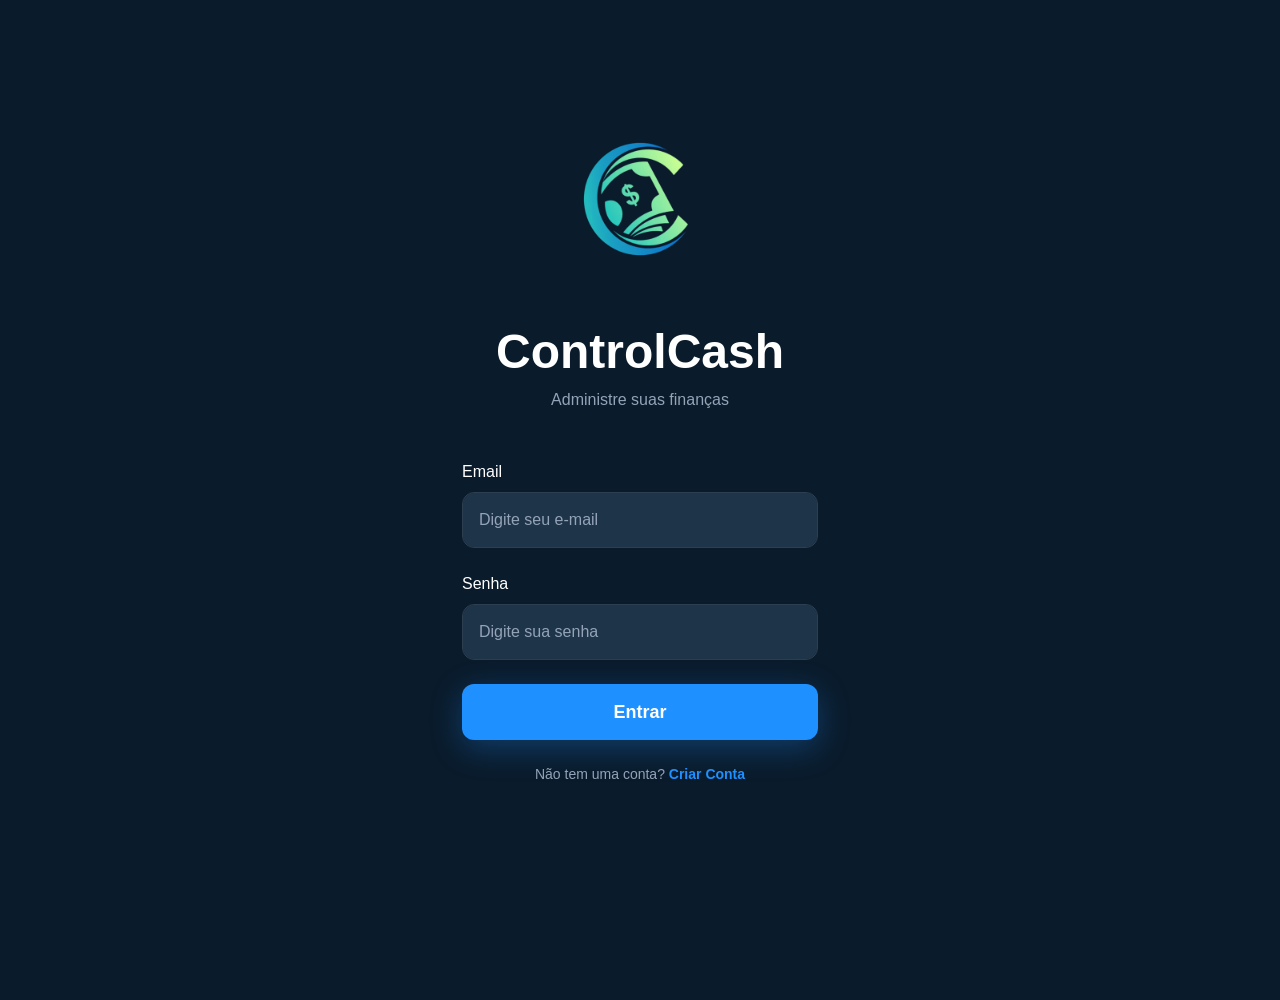
<file: index.html>
<!DOCTYPE html>
<html lang="pt-BR">
<head>
    <meta charset="UTF-8">
    <meta name="viewport" content="width=device-width, initial-scale=1.0">
    <title>ControlCash - Login</title>
    <link rel="icon" href="../images/ControlCash_logo.png" type="image/png">
    <link href="https://cdn.jsdelivr.net/npm/bootstrap@5.3.0/dist/css/bootstrap.min.css" rel="stylesheet">
    <link rel="stylesheet" href="https://cdn.jsdelivr.net/npm/bootstrap-icons@1.11.0/font/bootstrap-icons.css">
    <link rel="stylesheet" href="../css/style.css">
</head>
<body>
    <div class="container">
        <div class="row justify-content-center align-items-center" style="min-height: 100vh;">
            <div class="col-12 col-md-6 col-lg-4">
                <div class="text-center mb-5">
                    <div class="logo-container mb-4">
                        <img src="images/ControlCash_logo.png" alt="Logo ControlCash" class="logo-image">
                    </div>
                    <h1 class="display-5 fw-bold mb-2">ControlCash</h1>
                    <p class="text-muted-custom">Administre suas finanças</p>
                </div>

                <form onsubmit="handleLogin(event)">
                    <div class="mb-4">
                        <label for="email" class="form-label">Email</label>
                        <input 
                            type="email" 
                            class="form-control form-control-custom" 
                            id="email" 
                            placeholder="Digite seu e-mail"
                            required
                        >
                    </div>

                    <div class="mb-4">
                        <label for="password" class="form-label">Senha</label>
                        <input 
                            type="password" 
                            class="form-control form-control-custom" 
                            id="password" 
                            placeholder="Digite sua senha"
                            required
                        >
                    </div>

                    <button type="submit" class="btn btn-primary-custom w-100 mb-4">
                        Entrar
                    </button>
                </form>

                <div class="text-center">
                    <p class="text-muted-custom small">
                        Não tem uma conta? 
                        <a href="pages/cadastro.html" class="text-decoration-none fw-semibold" style="color: var(--blue-primary);">Criar Conta</a>
                    </p>
                </div>
            </div>
        </div>
    </div>

    <script src="https://cdn.jsdelivr.net/npm/bootstrap@5.3.0/dist/js/bootstrap.bundle.min.js"></script>
    <script src="../js/script.js"></script>
</body>
</html>
</file>
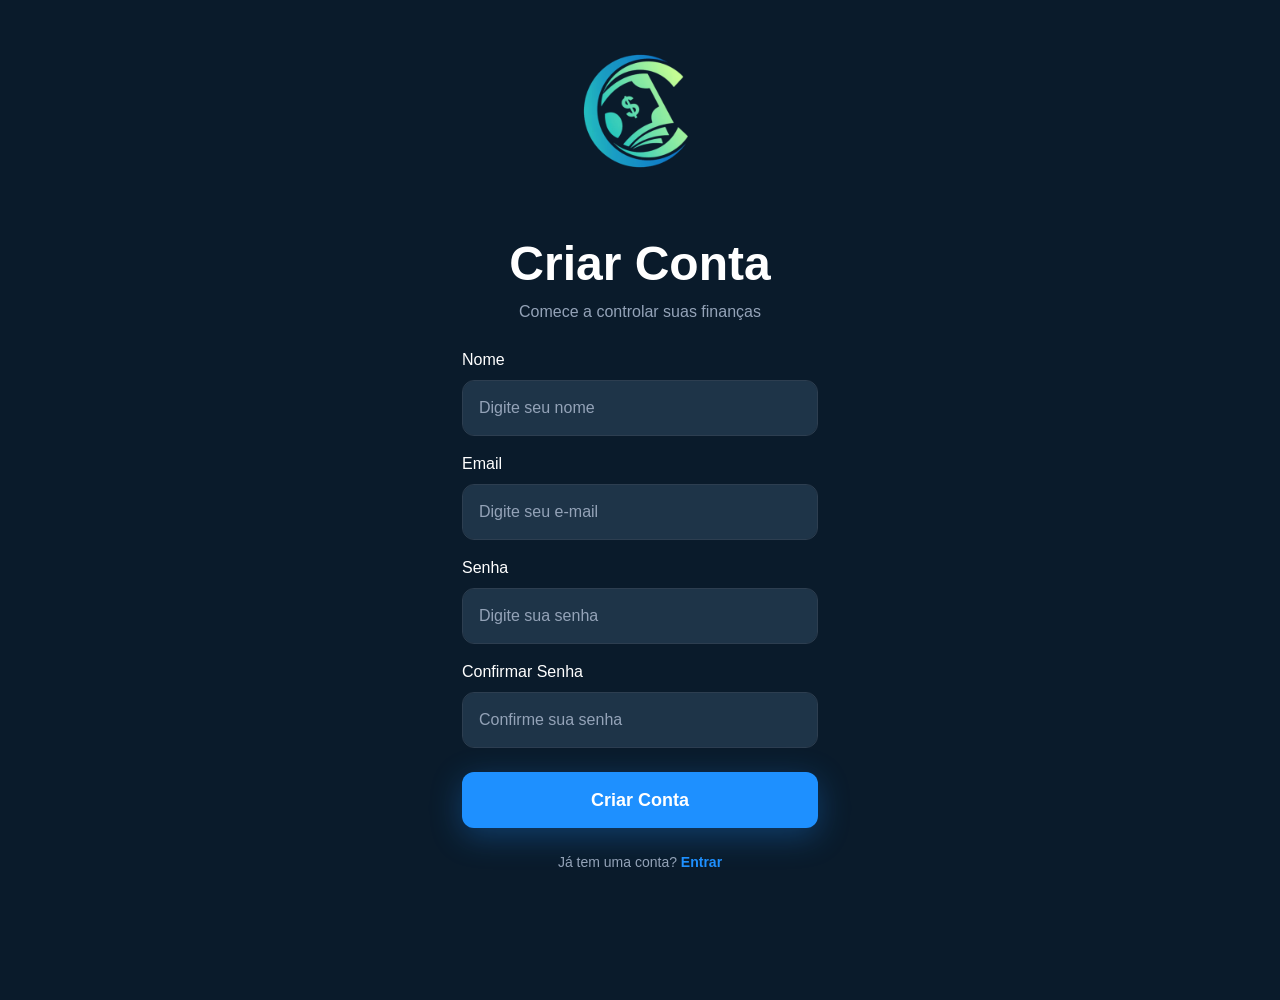
<file: pages/cadastro.html>
<!DOCTYPE html>
<html lang="pt-BR">
<head>
    <meta charset="UTF-8">
    <meta name="viewport" content="width=device-width, initial-scale=1.0">
    <title>ControlCash - Criar Conta</title>
    <link rel="icon" href="../images/ControlCash_logo.png" type="image/png">
    <link href="https://cdn.jsdelivr.net/npm/bootstrap@5.3.0/dist/css/bootstrap.min.css" rel="stylesheet">
    <link rel="stylesheet" href="https://cdn.jsdelivr.net/npm/bootstrap-icons@1.11.0/font/bootstrap-icons.css">
    <link rel="stylesheet" href="../css/style.css">
</head>
<body>
    <div class="container">
        <div class="row justify-content-center align-items-center" style="min-height: 100vh;">
            <div class="col-12 col-md-6 col-lg-4">
                <div class="text-center mb-4">
                    <div class="logo-container mb-4">
                        <img src="../images/ControlCash_logo.png" alt="Logo ControlCash" class="logo-image">
                    </div>
                    <h1 class="display-5 fw-bold mb-2">Criar Conta</h1>
                    <p class="text-muted-custom">Comece a controlar suas finanças</p>
                </div>

                <form onsubmit="handleSignup(event)">
                    <div class="mb-3">
                        <label for="name" class="form-label">Nome</label>
                        <input 
                            type="text" 
                            class="form-control form-control-custom" 
                            id="name" 
                            placeholder="Digite seu nome"
                            required
                        >
                    </div>

                    <div class="mb-3">
                        <label for="email" class="form-label">Email</label>
                        <input 
                            type="email" 
                            class="form-control form-control-custom" 
                            id="email" 
                            placeholder="Digite seu e-mail"
                            required
                        >
                    </div>

                    <div class="mb-3">
                        <label for="password" class="form-label">Senha</label>
                        <input 
                            type="password" 
                            class="form-control form-control-custom" 
                            id="password" 
                            placeholder="Digite sua senha"
                            required
                        >
                    </div>

                    <div class="mb-4">
                        <label for="confirmPassword" class="form-label">Confirmar Senha</label>
                        <input 
                            type="password" 
                            class="form-control form-control-custom" 
                            id="confirmPassword" 
                            placeholder="Confirme sua senha"
                            required
                        >
                    </div>

                    <button type="submit" class="btn btn-primary-custom w-100 mb-4">
                        Criar Conta
                    </button>
                </form>

                <div class="text-center">
                    <p class="text-muted-custom small">
                        Já tem uma conta? 
                        <a href="../index.html" class="text-decoration-none fw-semibold" style="color: var(--blue-primary);">Entrar</a>
                    </p>
                </div>
            </div>
        </div>
    </div>

    <script src="https://cdn.jsdelivr.net/npm/bootstrap@5.3.0/dist/js/bootstrap.bundle.min.js"></script>
    <script src="../js/script.js"></script>
</body>
</html>
</file>
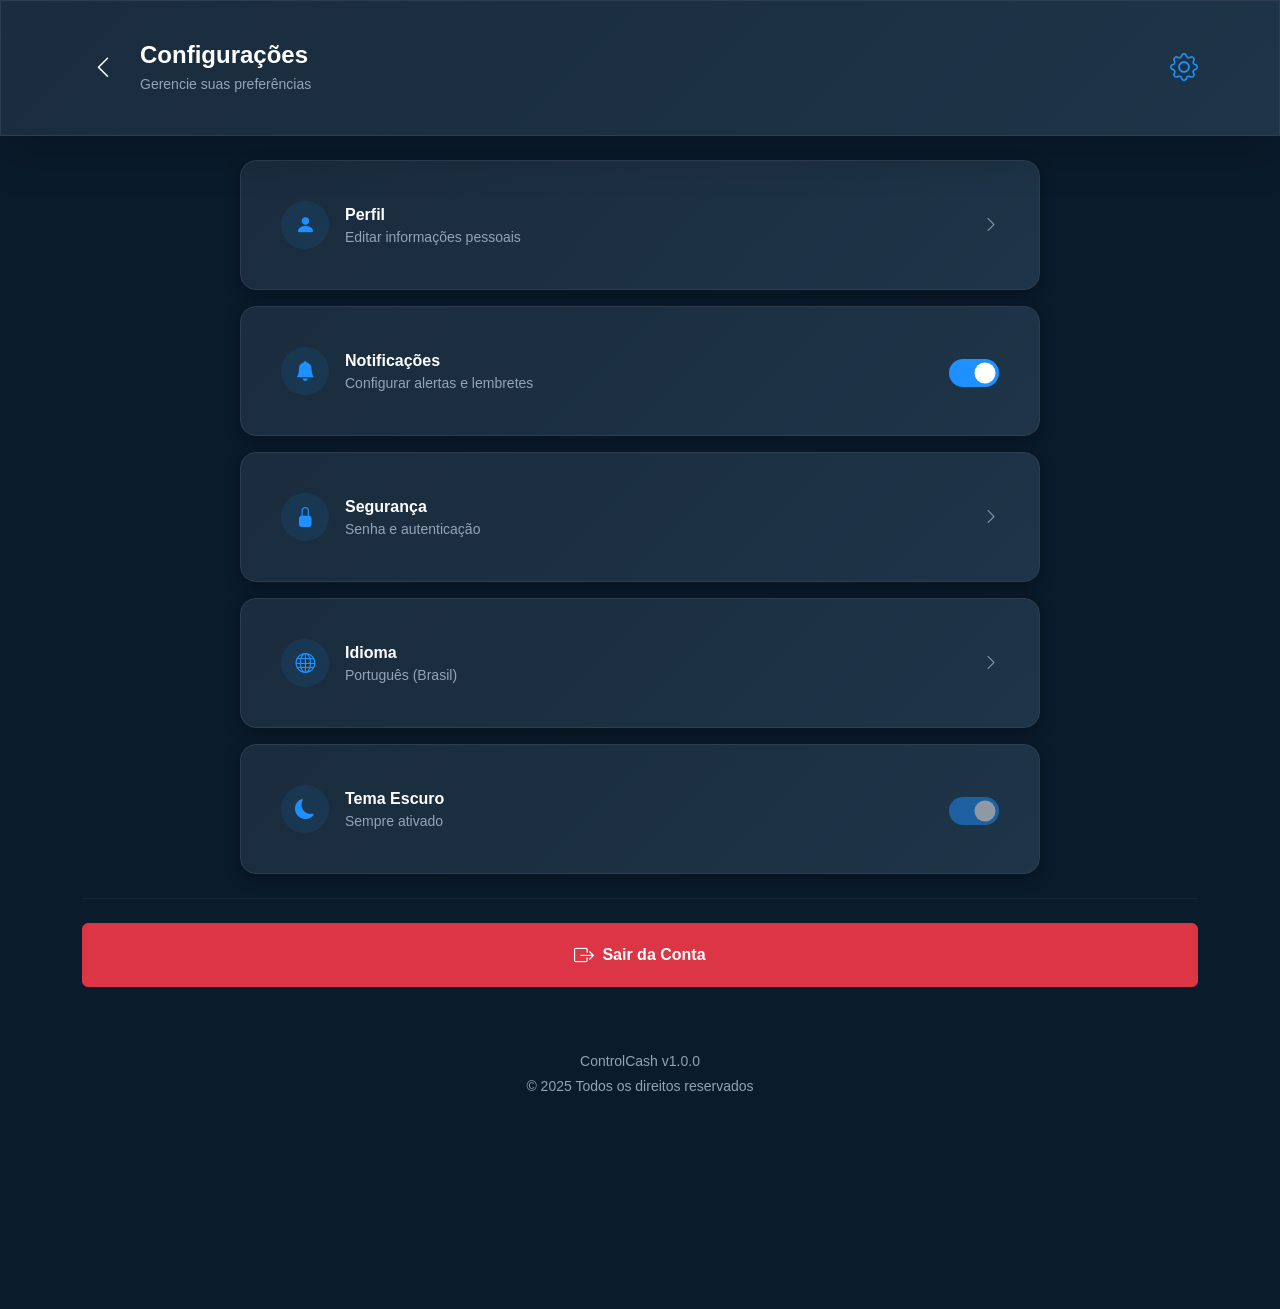
<file: pages/configuracoes.html>
<!DOCTYPE html>
<html lang="pt-BR">
<head>
    <meta charset="UTF-8">
    <meta name="viewport" content="width=device-width, initial-scale=1.0">
    <title>ControlCash - Configurações</title>
    <link rel="icon" href="../images/ControlCash_logo.png" type="image/png">
    <link href="https://cdn.jsdelivr.net/npm/bootstrap@5.3.0/dist/css/bootstrap.min.css" rel="stylesheet">
    <link rel="stylesheet" href="https://cdn.jsdelivr.net/npm/bootstrap-icons@1.11.0/font/bootstrap-icons.css">
    <link rel="stylesheet" href="../css/style.css">
</head>
<body>
    <!-- Header -->
    <header class="card-custom shadow-lg mb-0 sticky-top" style="border-radius: 0;">
        <div class="container py-3">
            <div class="d-flex align-items-center justify-content-between">
                <div class="d-flex align-items-center gap-3">
                    <a href="dashboard.html" class="btn btn-link text-decoration-none p-2" style="color: var(--text-primary);">
                        <i class="bi bi-chevron-left fs-4"></i>
                    </a>
                    <div>
                        <h1 class="h4 mb-1 fw-bold" style="color: var(--text-primary);">Configurações</h1>
                        <p class="small mb-0 text-muted-custom">Gerencie suas preferências</p>
                    </div>
                </div>
                <i class="bi bi-gear fs-3" style="color: var(--blue-primary);"></i>
            </div>
        </div>
    </header>

    <div class="container py-4 pb-5 mb-5">
        <!-- Opções de Configuração -->
        <div class="settings-list">
            <!-- Perfil -->
            <div class="card-custom mb-3 hover-card" onclick="openProfileModal()">
                <div class="p-3 d-flex align-items-center justify-content-between cursor-pointer">
                    <div class="d-flex align-items-center gap-3 flex-grow-1">
                        <div class="icon-badge" style="background-color: rgba(30, 144, 255, 0.1);">
                            <i class="bi bi-person-fill fs-5" style="color: var(--blue-primary);"></i>
                        </div>
                        <div class="flex-grow-1">
                            <p class="fw-semibold mb-0" style="color: var(--text-primary);">Perfil</p>
                            <p class="small text-muted-custom mb-0">Editar informações pessoais</p>
                        </div>
                    </div>
                    <i class="bi bi-chevron-right text-muted-custom"></i>
                </div>
            </div>

            <!-- Notificações -->
            <div class="card-custom mb-3">
                <div class="p-3 d-flex align-items-center justify-content-between">
                    <div class="d-flex align-items-center gap-3 flex-grow-1">
                        <div class="icon-badge" style="background-color: rgba(30, 144, 255, 0.1);">
                            <i class="bi bi-bell-fill fs-5" style="color: var(--blue-primary);"></i>
                        </div>
                        <div class="flex-grow-1">
                            <p class="fw-semibold mb-0" style="color: var(--text-primary);">Notificações</p>
                            <p class="small text-muted-custom mb-0">Configurar alertas e lembretes</p>
                        </div>
                    </div>
                    <div class="form-check form-switch mb-0">
                        <input class="form-check-input" type="checkbox" role="switch" id="notificationsSwitch" checked>
                    </div>
                </div>
            </div>

            <!-- Segurança -->
            <div class="card-custom mb-3 hover-card" onclick="openSecurityModal()">
                <div class="p-3 d-flex align-items-center justify-content-between cursor-pointer">
                    <div class="d-flex align-items-center gap-3 flex-grow-1">
                        <div class="icon-badge" style="background-color: rgba(30, 144, 255, 0.1);">
                            <i class="bi bi-lock-fill fs-5" style="color: var(--blue-primary);"></i>
                        </div>
                        <div class="flex-grow-1">
                            <p class="fw-semibold mb-0" style="color: var(--text-primary);">Segurança</p>
                            <p class="small text-muted-custom mb-0">Senha e autenticação</p>
                        </div>
                    </div>
                    <i class="bi bi-chevron-right text-muted-custom"></i>
                </div>
            </div>

            <!-- Idioma -->
            <div class="card-custom mb-3 hover-card" onclick="openLanguageModal()">
                <div class="p-3 d-flex align-items-center justify-content-between cursor-pointer">
                    <div class="d-flex align-items-center gap-3 flex-grow-1">
                        <div class="icon-badge" style="background-color: rgba(30, 144, 255, 0.1);">
                            <i class="bi bi-globe fs-5" style="color: var(--blue-primary);"></i>
                        </div>
                        <div class="flex-grow-1">
                            <p class="fw-semibold mb-0" style="color: var(--text-primary);">Idioma</p>
                            <p class="small text-muted-custom mb-0">Português (Brasil)</p>
                        </div>
                    </div>
                    <i class="bi bi-chevron-right text-muted-custom"></i>
                </div>
            </div>

            <!-- Tema Escuro -->
            <div class="card-custom mb-3">
                <div class="p-3 d-flex align-items-center justify-content-between">
                    <div class="d-flex align-items-center gap-3 flex-grow-1">
                        <div class="icon-badge" style="background-color: rgba(30, 144, 255, 0.1);">
                            <i class="bi bi-moon-fill fs-5" style="color: var(--blue-primary);"></i>
                        </div>
                        <div class="flex-grow-1">
                            <p class="fw-semibold mb-0" style="color: var(--text-primary);">Tema Escuro</p>
                            <p class="small text-muted-custom mb-0">Sempre ativado</p>
                        </div>
                    </div>
                    <div class="form-check form-switch mb-0">
                        <input class="form-check-input" type="checkbox" role="switch" id="darkModeSwitch" checked disabled>
                    </div>
                </div>
            </div>
        </div>

        <!-- Separador -->
        <hr class="my-4" style="border-color: var(--border-color); opacity: 0.3;">

        <!-- Botão de Logout -->
        <button class="btn btn-danger w-100 py-3 d-flex align-items-center justify-content-center gap-2" onclick="handleLogout()">
            <i class="bi bi-box-arrow-right fs-5"></i>
            <span class="fw-semibold">Sair da Conta</span>
        </button>

        <!-- Info da App -->
        <div class="text-center mt-5 pt-3">
            <p class="small text-muted-custom mb-1">ControlCash v1.0.0</p>
            <p class="small text-muted-custom">© 2025 Todos os direitos reservados</p>
        </div>
    </div>

    <!-- Modal Perfil -->
    <div class="modal fade" id="profileModal" tabindex="-1">
        <div class="modal-dialog">
            <div class="modal-content">
                <div class="modal-header">
                    <h5 class="modal-title">Editar Perfil</h5>
                    <button type="button" class="btn-close btn-close-white" data-bs-dismiss="modal"></button>
                </div>
                <div class="modal-body">
                    <div class="mb-3">
                        <label for="profileName" class="form-label">Nome</label>
                        <input type="text" class="form-control form-control-custom" id="profileName">
                    </div>
                    <div class="mb-3">
                        <label for="profileEmail" class="form-label">Email</label>
                        <input type="email" class="form-control form-control-custom" id="profileEmail">
                    </div>
                </div>
                <div class="modal-footer">
                    <button type="button" class="btn btn-outline-secondary-custom" data-bs-dismiss="modal">Cancelar</button>
                    <button type="button" class="btn btn-primary-custom" onclick="saveProfile()">Salvar</button>
                </div>
            </div>
        </div>
    </div>

    <!-- Modal Segurança -->
    <div class="modal fade" id="securityModal" tabindex="-1">
        <div class="modal-dialog">
            <div class="modal-content">
                <div class="modal-header">
                    <h5 class="modal-title">Alterar Senha</h5>
                    <button type="button" class="btn-close btn-close-white" data-bs-dismiss="modal"></button>
                </div>
                <div class="modal-body">
                    <div class="mb-3">
                        <label for="currentPassword" class="form-label">Senha Atual</label>
                        <input type="password" class="form-control form-control-custom" id="currentPassword">
                    </div>
                    <div class="mb-3">
                        <label for="newPassword" class="form-label">Nova Senha</label>
                        <input type="password" class="form-control form-control-custom" id="newPassword">
                    </div>
                    <div class="mb-3">
                        <label for="confirmPassword" class="form-label">Confirmar Nova Senha</label>
                        <input type="password" class="form-control form-control-custom" id="confirmPassword">
                    </div>
                </div>
                <div class="modal-footer">
                    <button type="button" class="btn btn-outline-secondary-custom" data-bs-dismiss="modal">Cancelar</button>
                    <button type="button" class="btn btn-primary-custom" onclick="savePassword()">Alterar Senha</button>
                </div>
            </div>
        </div>
    </div>

    <!-- Modal Idioma -->
    <div class="modal fade" id="languageModal" tabindex="-1">
        <div class="modal-dialog">
            <div class="modal-content">
                <div class="modal-header">
                    <h5 class="modal-title">Selecionar Idioma</h5>
                    <button type="button" class="btn-close btn-close-white" data-bs-dismiss="modal"></button>
                </div>
                <div class="modal-body">
                    <div class="mb-3">
                        <label for="languageSelect" class="form-label">Idioma</label>
                        <select class="form-select form-select-custom" id="languageSelect">
                            <option value="pt-BR">Português (Brasil)</option>
                            <option value="en-US">English (US)</option>
                            <option value="es-ES">Español</option>
                        </select>
                    </div>
                </div>
                <div class="modal-footer">
                    <button type="button" class="btn btn-outline-secondary-custom" data-bs-dismiss="modal">Cancelar</button>
                    <button type="button" class="btn btn-primary-custom" onclick="saveLanguage()">Salvar</button>
                </div>
            </div>
        </div>
    </div>

    <script src="https://cdn.jsdelivr.net/npm/bootstrap@5.3.0/dist/js/bootstrap.bundle.min.js"></script>
    <script src="../js/script.js"></script>
    
    <script>
        // Salvar preferências de notificação
        document.getElementById('notificationsSwitch').addEventListener('change', function(e) {
            const enabled = e.target.checked;
            localStorage.setItem('notificationsEnabled', enabled);
            showToast(enabled ? 'Notificações ativadas' : 'Notificações desativadas', 'success');
        });

        // Carregar preferência salva
        const notificationsEnabled = localStorage.getItem('notificationsEnabled');
        if (notificationsEnabled !== null) {
            document.getElementById('notificationsSwitch').checked = notificationsEnabled === 'true';
        }
    </script>
</body>
</html>
</file>
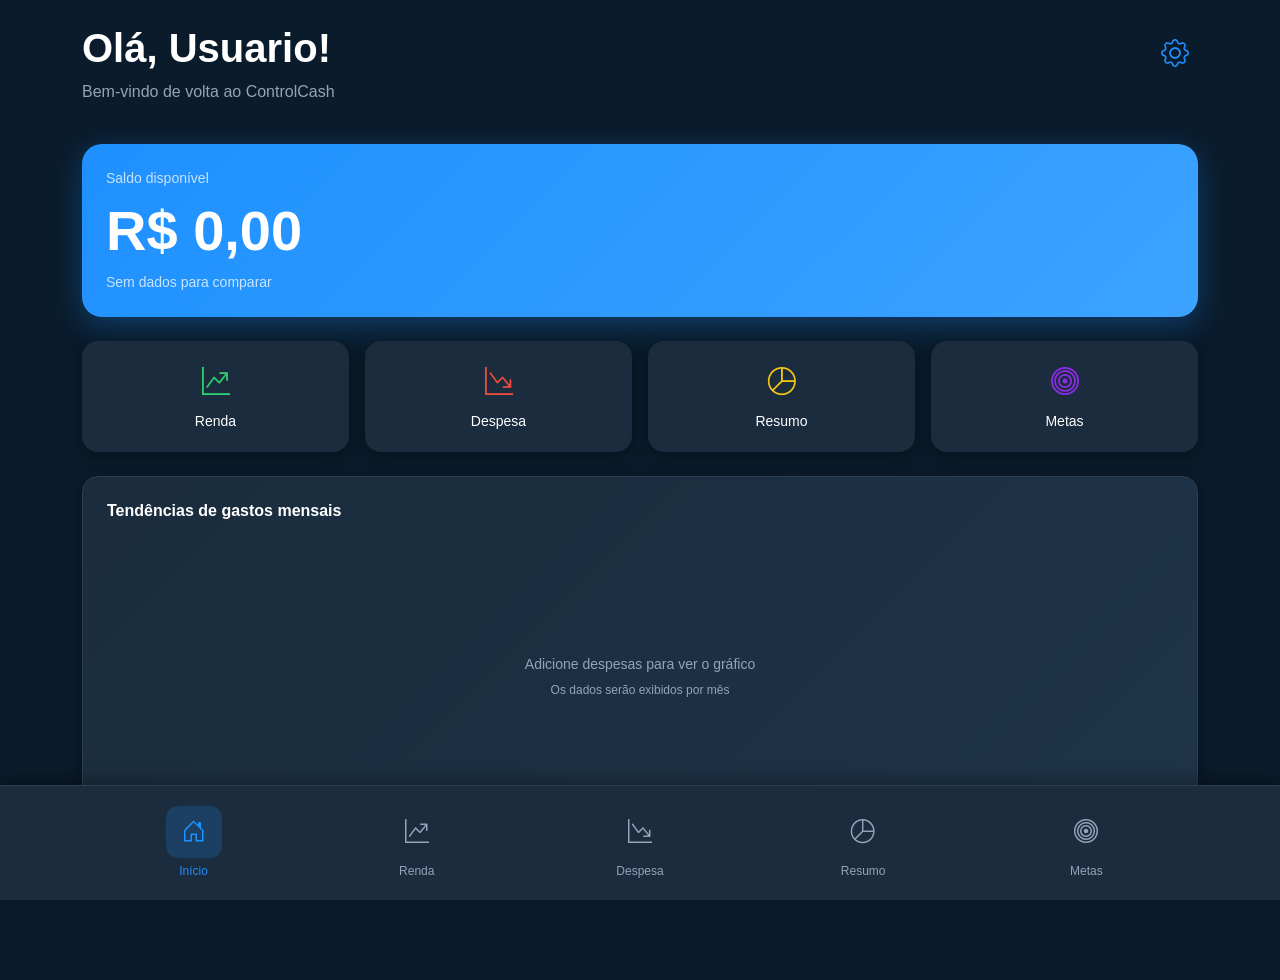
<file: pages/dashboard.html>
<!DOCTYPE html>
<html lang="pt-BR">
<head>
    <meta charset="UTF-8">
    <meta name="viewport" content="width=device-width, initial-scale=1.0">
    <title>ControlCash - Início</title>
    <link rel="icon" href="../images/ControlCash_logo.png" type="image/png">
    <link href="https://cdn.jsdelivr.net/npm/bootstrap@5.3.0/dist/css/bootstrap.min.css" rel="stylesheet">
    <link rel="stylesheet" href="https://cdn.jsdelivr.net/npm/bootstrap-icons@1.11.0/font/bootstrap-icons.css">
    <link rel="stylesheet" href="../css/style.css">
</head>
<body>
    <div class="container py-4">
        <!-- Cabeçalho -->
        <div class="mb-4 d-flex justify-content-between align-items-start">
            <div>
                <h1 class="display-6 fw-bold">Olá, <span id="userName">Usuario</span>!</h1>
                <p class="text-muted-custom">Bem-vindo de volta ao ControlCash</p>
            </div>
            <a href="configuracoes.html" class="btn btn-link text-decoration-none p-2" style="color: var(--blue-primary);">
                <i class="bi bi-gear fs-3"></i>
            </a>
        </div>

        <!-- Card de Saldo -->
        <div class="card-balance mb-4">
            <p class="mb-2 opacity-75 small">Saldo disponível</p>
            <h2 class="display-4 fw-bold mb-2" id="balance">R$ 0,00</h2>
            <p class="mb-0 opacity-75 small" id="balanceChange">Calculando...</p>
        </div>

        <!-- Ações Rápidas -->
        <div class="row g-3 mb-4">
            <div class="col-3">
                <a href="renda.html" class="quick-action income">
                    <i class="bi bi-graph-up-arrow"></i>
                    <div class="small fw-medium mt-2" style="color: var(--text-primary);">Renda</div>
                </a>
            </div>
            <div class="col-3">
                <a href="despesa.html" class="quick-action expense">
                    <i class="bi bi-graph-down-arrow"></i>
                    <div class="small fw-medium mt-2" style="color: var(--text-primary);">Despesa</div>
                </a>
            </div>
            <div class="col-3">
                <a href="resumo.html" class="quick-action summary">
                    <i class="bi bi-pie-chart"></i>
                    <div class="small fw-medium mt-2" style="color: var(--text-primary);">Resumo</div>
                </a>
            </div>
            <div class="col-3">
                <a href="metas.html" class="quick-action goals">
                    <i class="bi bi-bullseye"></i>
                    <div class="small fw-medium mt-2" style="color: var(--text-primary);">Metas</div>
                </a>
            </div>
        </div>

        <!-- Gráfico -->
        <div class="card-custom">
            <h3 class="h6 h5-md fw-semibold mb-3 mb-md-4">Tendências de gastos mensais</h3>
            <div class="chart-container" style="width: 100%; min-height: 200px;">
                <canvas id="chartCanvas"></canvas>
            </div>
        </div>
    </div>

    <!-- Menu Inferior -->
    <nav class="navbar-bottom">
        <div class="container">
            <div class="row w-100 g-0">
                <div class="col">
                    <a href="dashboard.html" class="nav-link active">
                        <div class="nav-icon-wrapper">
                            <i class="bi bi-house-door"></i>
                        </div>
                        <span>Início</span>
                    </a>
                </div>
                <div class="col">
                    <a href="renda.html" class="nav-link">
                        <div class="nav-icon-wrapper">
                            <i class="bi bi-graph-up-arrow"></i>
                        </div>
                        <span>Renda</span>
                    </a>
                </div>
                <div class="col">
                    <a href="despesa.html" class="nav-link">
                        <div class="nav-icon-wrapper">
                            <i class="bi bi-graph-down-arrow"></i>
                        </div>
                        <span>Despesa</span>
                    </a>
                </div>
                <div class="col">
                    <a href="resumo.html" class="nav-link">
                        <div class="nav-icon-wrapper">
                            <i class="bi bi-pie-chart"></i>
                        </div>
                        <span>Resumo</span>
                    </a>
                </div>
                <div class="col">
                    <a href="metas.html" class="nav-link">
                        <div class="nav-icon-wrapper">
                            <i class="bi bi-bullseye"></i>
                        </div>
                        <span>Metas</span>
                    </a>
                </div>
            </div>
        </div>
    </nav>

    <script src="https://cdn.jsdelivr.net/npm/bootstrap@5.3.0/dist/js/bootstrap.bundle.min.js"></script>
    <script src="../js/script.js"></script>
</body>
</html>
</file>
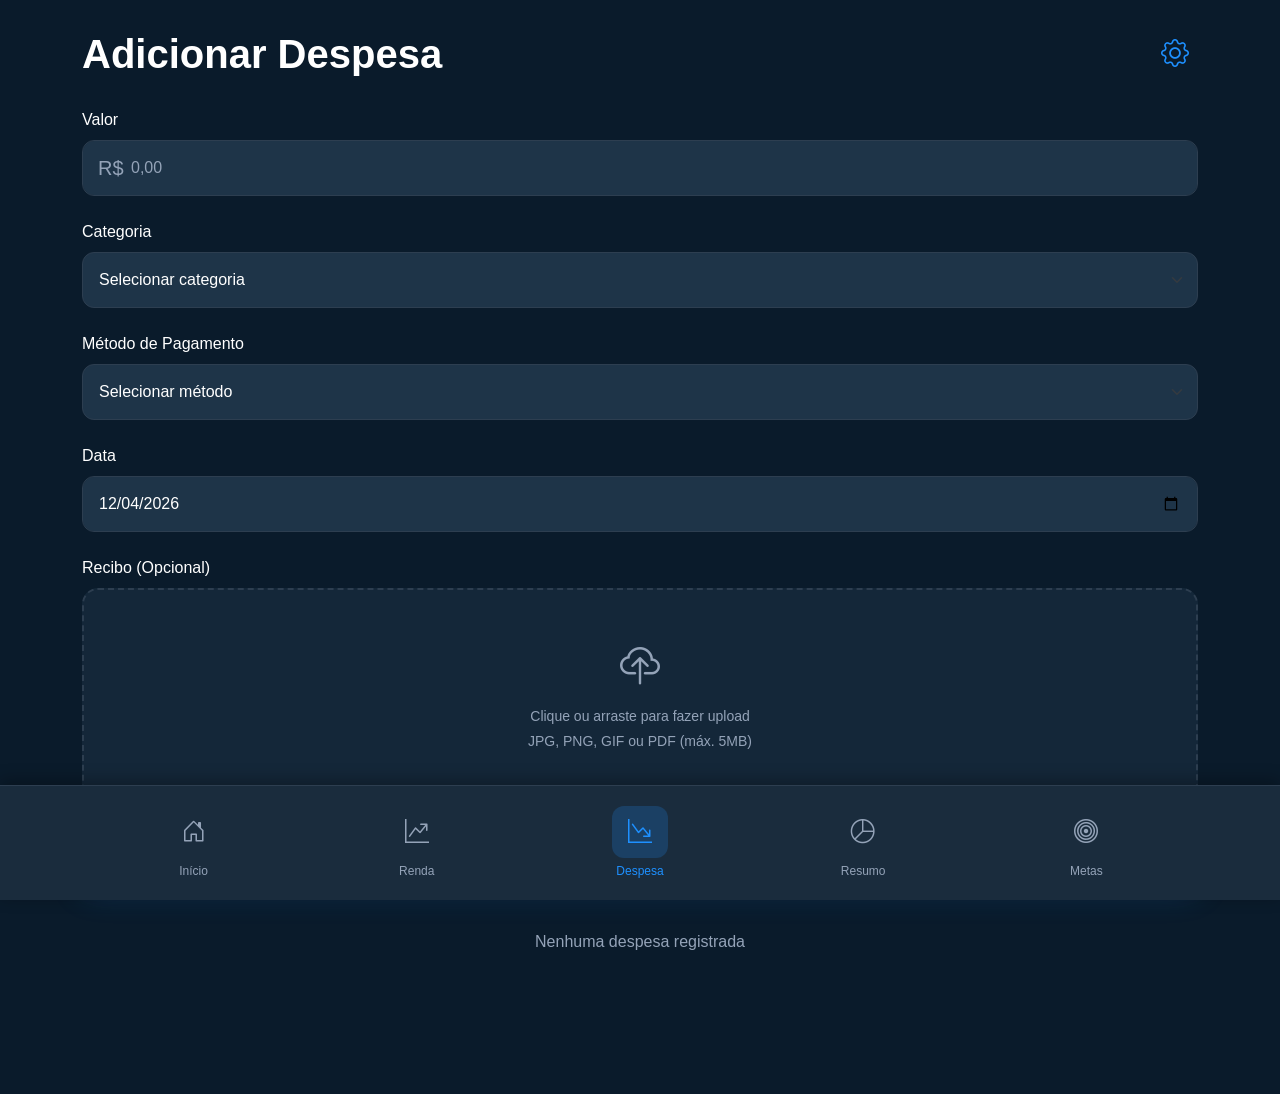
<file: pages/despesa.html>
<!DOCTYPE html>
<html lang="pt-BR">
<head>
    <meta charset="UTF-8">
    <meta name="viewport" content="width=device-width, initial-scale=1.0">
    <title>ControlCash - Adicionar Despesa</title>
    <link rel="icon" href="../images/ControlCash_logo.png" type="image/png">
    <link href="https://cdn.jsdelivr.net/npm/bootstrap@5.3.0/dist/css/bootstrap.min.css" rel="stylesheet">
    <link rel="stylesheet" href="https://cdn.jsdelivr.net/npm/bootstrap-icons@1.11.0/font/bootstrap-icons.css">
    <link rel="stylesheet" href="../css/style.css">
</head>
<body>
    <div class="container py-4">
        <div class="d-flex justify-content-between align-items-center mb-4">
            <h1 class="display-6 fw-bold mb-0">Adicionar Despesa</h1>
            <a href="configuracoes.html" class="btn btn-link text-decoration-none p-2" style="color: var(--blue-primary);">
                <i class="bi bi-gear fs-3"></i>
            </a>
        </div>

        <form onsubmit="handleAddExpense(event)">
            <div class="mb-4">
                <label for="expenseValue" class="form-label">Valor</label>
                <div class="position-relative">
                    <span class="position-absolute top-50 translate-middle-y ms-3 text-muted-custom fs-5">R$</span>
                    <input 
                        type="number" 
                        class="form-control form-control-custom ps-5" 
                        id="expenseValue" 
                        placeholder="0,00"
                        step="0.01"
                        required
                    >
                </div>
            </div>

            <div class="mb-4">
                <label for="expenseCategory" class="form-label">Categoria</label>
                <select class="form-select form-select-custom" id="expenseCategory" required>
                    <option value="">Selecionar categoria</option>
                    <option value="Comida">Comida</option>
                    <option value="Transporte">Transporte</option>
                    <option value="Moradia">Moradia</option>
                    <option value="Entretenimento">Entretenimento</option>
                    <option value="Saúde">Saúde</option>
                    <option value="Outros">Outros</option>
                </select>
            </div>

            <div class="mb-4">
                <label for="expensePayment" class="form-label">Método de Pagamento</label>
                <select class="form-select form-select-custom" id="expensePayment" required>
                    <option value="">Selecionar método</option>
                    <option value="Cartão de Crédito">Cartão de Crédito</option>
                    <option value="Dinheiro">Dinheiro</option>
                    <option value="Débito">Débito</option>
                    <option value="Pix">Pix</option>
                    <option value="Transferência">Transferência</option>
                </select>
            </div>

            <div class="mb-4">
                <label for="expenseDate" class="form-label">Data</label>
                <input 
                    type="date" 
                    class="form-control form-control-custom" 
                    id="expenseDate" 
                    required
                >
            </div>

            <div class="mb-4">
                <label class="form-label">Recibo (Opcional)</label>
                <input type="file" id="receiptInput" accept="image/*,.pdf" style="display: none;">
                <div class="upload-area" id="receiptUploadArea">
                    <i class="bi bi-cloud-upload fs-1 text-muted-custom"></i>
                    <p class="text-muted-custom small mt-2 mb-1">Clique ou arraste para fazer upload</p>
                    <p class="text-muted-custom small mb-0">JPG, PNG, GIF ou PDF (máx. 5MB)</p>
                </div>
                <div id="receiptPreview" style="display: none;"></div>
            </div>

            <button type="submit" class="btn btn-primary-custom w-100 mb-4">
                Adicionar Despesa
            </button>
        </form>

        <!-- Histórico de Despesas -->
        <div id="expenseHistory" class="mt-4"></div>
    </div>

    <!-- Modal Editar Despesa -->
    <div class="modal fade" id="editExpenseModal" tabindex="-1">
        <div class="modal-dialog">
            <div class="modal-content">
                <div class="modal-header">
                    <h5 class="modal-title">Editar Despesa</h5>
                    <button type="button" class="btn-close btn-close-white" data-bs-dismiss="modal"></button>
                </div>
                <div class="modal-body">
                    <input type="hidden" id="editExpenseId">
                    <div class="mb-3">
                        <label for="editExpenseValue" class="form-label">Valor</label>
                        <div class="position-relative">
                            <span class="position-absolute top-50 translate-middle-y ms-3 text-muted-custom">R$</span>
                            <input type="number" step="0.01" class="form-control form-control-custom ps-5" id="editExpenseValue">
                        </div>
                    </div>
                    <div class="mb-3">
                        <label for="editExpenseCategory" class="form-label">Categoria</label>
                        <select class="form-select form-select-custom" id="editExpenseCategory">
                            <option value="Comida">Comida</option>
                            <option value="Transporte">Transporte</option>
                            <option value="Moradia">Moradia</option>
                            <option value="Entretenimento">Entretenimento</option>
                            <option value="Saúde">Saúde</option>
                            <option value="Outros">Outros</option>
                        </select>
                    </div>
                    <div class="mb-3">
                        <label for="editExpensePayment" class="form-label">Método de Pagamento</label>
                        <select class="form-select form-select-custom" id="editExpensePayment">
                            <option value="Cartão de Crédito">Cartão de Crédito</option>
                            <option value="Dinheiro">Dinheiro</option>
                            <option value="Débito">Débito</option>
                            <option value="Pix">Pix</option>
                            <option value="Transferência">Transferência</option>
                        </select>
                    </div>
                    <div class="mb-3">
                        <label for="editExpenseDate" class="form-label">Data</label>
                        <input type="date" class="form-control form-control-custom" id="editExpenseDate">
                    </div>
                </div>
                <div class="modal-footer">
                    <button type="button" class="btn btn-outline-secondary-custom" data-bs-dismiss="modal">Cancelar</button>
                    <button type="button" class="btn btn-primary-custom" onclick="saveEditExpense()">Salvar</button>
                </div>
            </div>
        </div>
    </div>

    <!-- Menu Inferior -->
    <nav class="navbar-bottom">
        <div class="container">
            <div class="row w-100 g-0">
                <div class="col">
                    <a href="dashboard.html" class="nav-link active">
                        <div class="nav-icon-wrapper">
                            <i class="bi bi-house-door"></i>
                        </div>
                        <span>Início</span>
                    </a>
                </div>
                <div class="col">
                    <a href="renda.html" class="nav-link">
                        <div class="nav-icon-wrapper">
                            <i class="bi bi-graph-up-arrow"></i>
                        </div>
                        <span>Renda</span>
                    </a>
                </div>
                <div class="col">
                    <a href="despesa.html" class="nav-link">
                        <div class="nav-icon-wrapper">
                            <i class="bi bi-graph-down-arrow"></i>
                        </div>
                        <span>Despesa</span>
                    </a>
                </div>
                <div class="col">
                    <a href="resumo.html" class="nav-link">
                        <div class="nav-icon-wrapper">
                            <i class="bi bi-pie-chart"></i>
                        </div>
                        <span>Resumo</span>
                    </a>
                </div>
                <div class="col">
                    <a href="metas.html" class="nav-link">
                        <div class="nav-icon-wrapper">
                            <i class="bi bi-bullseye"></i>
                        </div>
                        <span>Metas</span>
                    </a>
                </div>
            </div>
        </div>
    </nav>

    <script src="https://cdn.jsdelivr.net/npm/bootstrap@5.3.0/dist/js/bootstrap.bundle.min.js"></script>
    <script src="../js/script.js"></script>
</body>
</html>
</file>
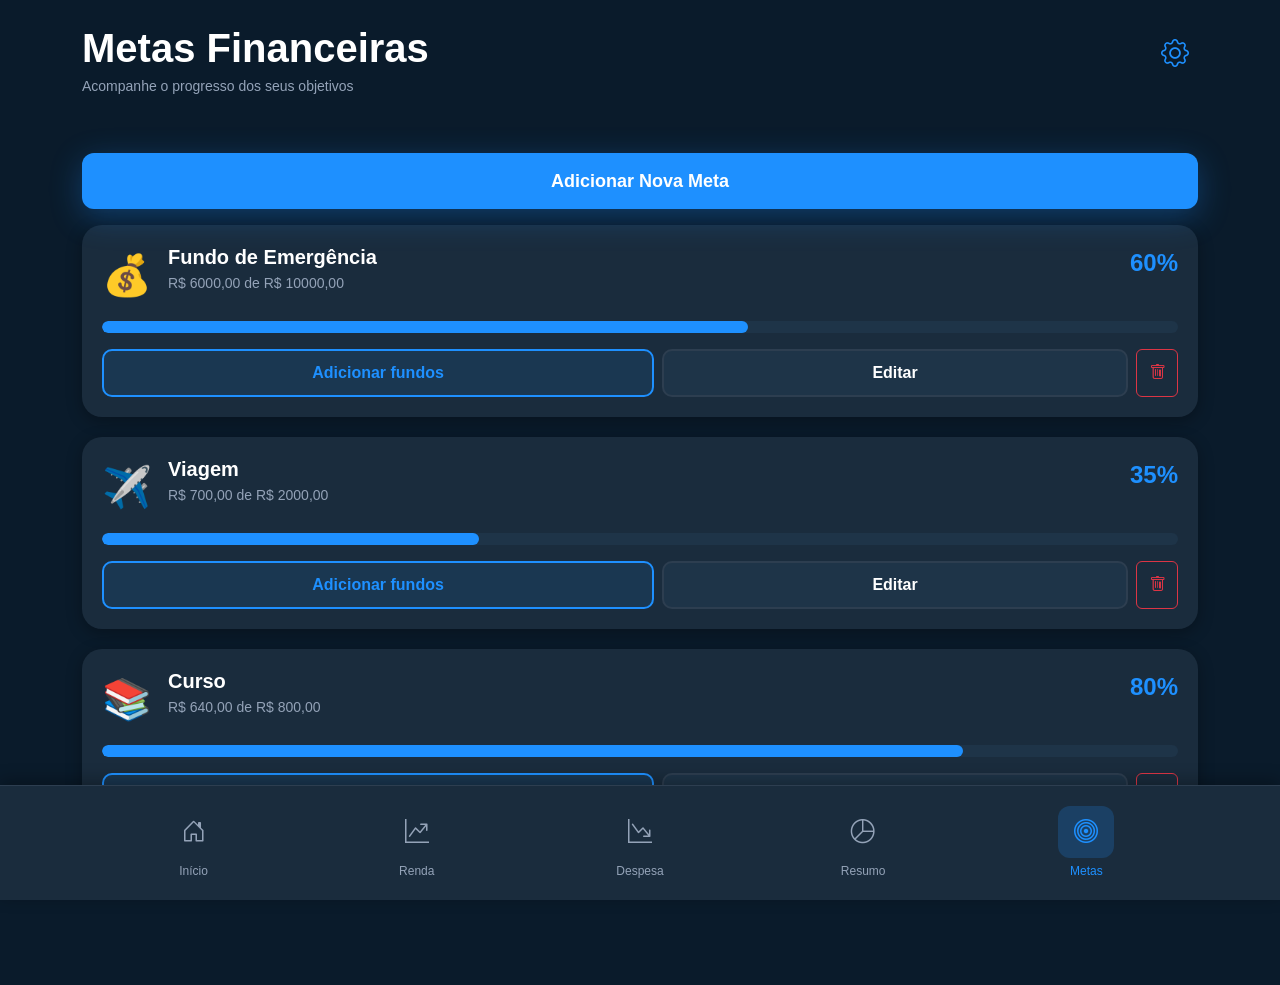
<file: pages/metas.html>
<!DOCTYPE html>
<html lang="pt-BR">
<head>
    <meta charset="UTF-8">
    <meta name="viewport" content="width=device-width, initial-scale=1.0">
    <title>ControlCash - Metas Financeiras</title>
    <link rel="icon" href="../images/ControlCash_logo.png" type="image/png">
    <link href="https://cdn.jsdelivr.net/npm/bootstrap@5.3.0/dist/css/bootstrap.min.css" rel="stylesheet">
    <link rel="stylesheet" href="https://cdn.jsdelivr.net/npm/bootstrap-icons@1.11.0/font/bootstrap-icons.css">
    <link rel="stylesheet" href="../css/style.css">
</head>
<body>
    <div class="container py-4">
        <div class="d-flex justify-content-between align-items-start mb-4">
            <div>
                <h1 class="display-6 fw-bold mb-1">Metas Financeiras</h1>
                <p class="text-muted-custom small">Acompanhe o progresso dos seus objetivos</p>
            </div>
            <a href="configuracoes.html" class="btn btn-link text-decoration-none p-2" style="color: var(--blue-primary);">
                <i class="bi bi-gear fs-3"></i>
            </a>
        </div>

        <button class="btn btn-primary-custom w-100 mt-3" onclick="openAddGoalModal()">
            Adicionar Nova Meta
        </button>

        <!-- Container de Metas -->
        <div id="goalsContainer"></div>

    </div>

    <!-- Modal Adicionar Nova Meta -->
    <div class="modal fade" id="addGoalModal" tabindex="-1">
        <div class="modal-dialog">
            <div class="modal-content">
                <div class="modal-header">
                    <h5 class="modal-title">Adicionar Nova Meta</h5>
                    <button type="button" class="btn-close btn-close-white" data-bs-dismiss="modal"></button>
                </div>
                <div class="modal-body">
                    <div class="mb-3">
                        <label for="newGoalName" class="form-label">Nome da Meta</label>
                        <input type="text" class="form-control form-control-custom" id="newGoalName" placeholder="Ex: Casa Própria">
                    </div>
                    <div class="mb-3">
                        <label for="newGoalTarget" class="form-label">Valor Alvo</label>
                        <div class="position-relative">
                            <span class="position-absolute top-50 translate-middle-y ms-3 text-muted-custom">R$</span>
                            <input type="number" step="0.01" class="form-control form-control-custom ps-5" id="newGoalTarget" placeholder="0,00">
                        </div>
                    </div>
                    <div class="mb-3">
                        <label class="form-label">Escolha um Ícone</label>
                        <input type="hidden" id="newGoalIcon" value="💰">
                        <div id="newGoalEmojiPicker"></div>
                    </div>
                </div>
                <div class="modal-footer">
                    <button type="button" class="btn btn-outline-secondary-custom" data-bs-dismiss="modal">Cancelar</button>
                    <button type="button" class="btn btn-primary-custom" onclick="saveNewGoal()">Adicionar</button>
                </div>
            </div>
        </div>
    </div>

    <!-- Modal Editar Meta -->
    <div class="modal fade" id="editGoalModal" tabindex="-1">
        <div class="modal-dialog">
            <div class="modal-content">
                <div class="modal-header">
                    <h5 class="modal-title">Editar Meta</h5>
                    <button type="button" class="btn-close btn-close-white" data-bs-dismiss="modal"></button>
                </div>
                <div class="modal-body">
                    <input type="hidden" id="editGoalId">
                    <div class="mb-3">
                        <label for="editGoalName" class="form-label">Nome da Meta</label>
                        <input type="text" class="form-control form-control-custom" id="editGoalName">
                    </div>
                    <div class="mb-3">
                        <label for="editGoalCurrent" class="form-label">Valor Atual</label>
                        <div class="position-relative">
                            <span class="position-absolute top-50 translate-middle-y ms-3 text-muted-custom">R$</span>
                            <input type="number" step="0.01" class="form-control form-control-custom ps-5" id="editGoalCurrent">
                        </div>
                    </div>
                    <div class="mb-3">
                        <label for="editGoalTarget" class="form-label">Valor Alvo</label>
                        <div class="position-relative">
                            <span class="position-absolute top-50 translate-middle-y ms-3 text-muted-custom">R$</span>
                            <input type="number" step="0.01" class="form-control form-control-custom ps-5" id="editGoalTarget">
                        </div>
                    </div>
                    <div class="mb-3">
                        <label class="form-label">Escolha um Ícone</label>
                        <input type="hidden" id="editGoalIcon" value="💰">
                        <div id="editGoalEmojiPicker"></div>
                    </div>
                </div>
                <div class="modal-footer">
                    <button type="button" class="btn btn-outline-secondary-custom" data-bs-dismiss="modal">Cancelar</button>
                    <button type="button" class="btn btn-primary-custom" onclick="saveEditGoal()">Salvar</button>
                </div>
            </div>
        </div>
    </div>

    <!-- Modal Adicionar Fundos -->
    <div class="modal fade" id="addFundsModal" tabindex="-1">
        <div class="modal-dialog">
            <div class="modal-content">
                <div class="modal-header">
                    <h5 class="modal-title">Adicionar Fundos</h5>
                    <button type="button" class="btn-close btn-close-white" data-bs-dismiss="modal"></button>
                </div>
                <div class="modal-body">
                    <input type="hidden" id="fundGoalId">
                    <div class="card-custom mb-3" style="background: rgba(30, 144, 255, 0.1);">
                        <p class="text-muted-custom small mb-1">Meta: <span id="fundGoalName"></span></p>
                        <p class="fw-semibold mb-0" id="fundGoalProgress"></p>
                    </div>
                    <div class="mb-3">
                        <label for="fundAmount" class="form-label">Valor a Adicionar</label>
                        <div class="position-relative">
                            <span class="position-absolute top-50 translate-middle-y ms-3 text-muted-custom">R$</span>
                            <input type="number" step="0.01" class="form-control form-control-custom ps-5" id="fundAmount" placeholder="0,00">
                        </div>
                    </div>
                </div>
                <div class="modal-footer">
                    <button type="button" class="btn btn-outline-secondary-custom" data-bs-dismiss="modal">Cancelar</button>
                    <button type="button" class="btn btn-primary-custom" onclick="saveAddFunds()">Adicionar</button>
                </div>
            </div>
        </div>
    </div>

    <!-- Menu Inferior -->
    <nav class="navbar-bottom">
        <div class="container">
            <div class="row w-100 g-0">
                <div class="col">
                    <a href="dashboard.html" class="nav-link active">
                        <div class="nav-icon-wrapper">
                            <i class="bi bi-house-door"></i>
                        </div>
                        <span>Início</span>
                    </a>
                </div>
                <div class="col">
                    <a href="renda.html" class="nav-link">
                        <div class="nav-icon-wrapper">
                            <i class="bi bi-graph-up-arrow"></i>
                        </div>
                        <span>Renda</span>
                    </a>
                </div>
                <div class="col">
                    <a href="despesa.html" class="nav-link">
                        <div class="nav-icon-wrapper">
                            <i class="bi bi-graph-down-arrow"></i>
                        </div>
                        <span>Despesa</span>
                    </a>
                </div>
                <div class="col">
                    <a href="resumo.html" class="nav-link">
                        <div class="nav-icon-wrapper">
                            <i class="bi bi-pie-chart"></i>
                        </div>
                        <span>Resumo</span>
                    </a>
                </div>
                <div class="col">
                    <a href="metas.html" class="nav-link">
                        <div class="nav-icon-wrapper">
                            <i class="bi bi-bullseye"></i>
                        </div>
                        <span>Metas</span>
                    </a>
                </div>
            </div>
        </div>
    </nav>
    
    <script src="https://cdn.jsdelivr.net/npm/bootstrap@5.3.0/dist/js/bootstrap.bundle.min.js"></script>
    <script src="../js/script.js"></script>
</body>
</html>
</file>
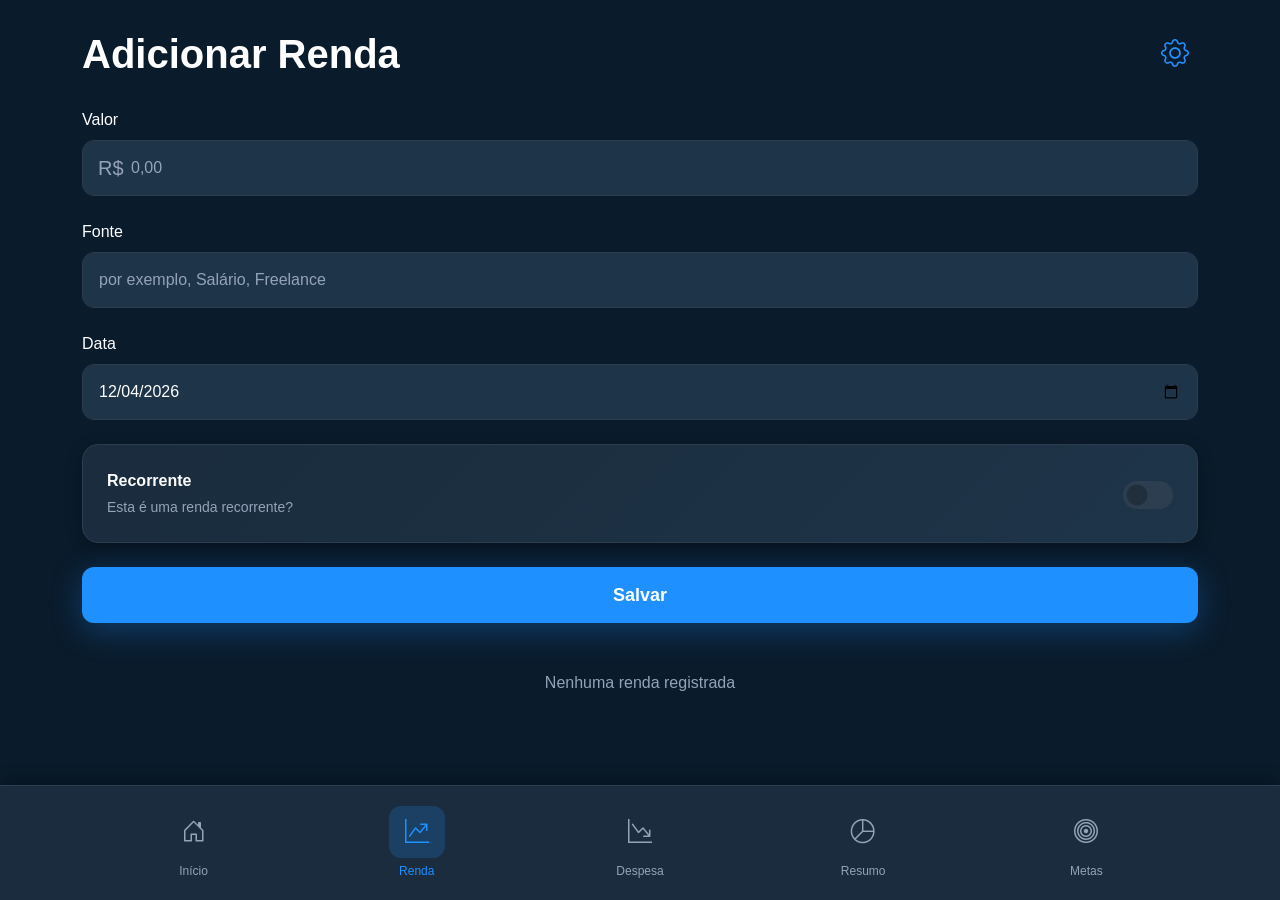
<file: pages/renda.html>
<!DOCTYPE html>
<html lang="pt-BR">
<head>
    <meta charset="UTF-8">
    <meta name="viewport" content="width=device-width, initial-scale=1.0">
    <title>ControlCash - Adicionar Renda</title>
    <link rel="icon" href="../images/ControlCash_logo.png" type="image/png">
    <link href="https://cdn.jsdelivr.net/npm/bootstrap@5.3.0/dist/css/bootstrap.min.css" rel="stylesheet">
    <link rel="stylesheet" href="https://cdn.jsdelivr.net/npm/bootstrap-icons@1.11.0/font/bootstrap-icons.css">
    <link rel="stylesheet" href="../css/style.css">
</head>
<body>
    <div class="container py-4">
        <div class="d-flex justify-content-between align-items-center mb-4">
            <h1 class="display-6 fw-bold mb-0">Adicionar Renda</h1>
            <a href="configuracoes.html" class="btn btn-link text-decoration-none p-2" style="color: var(--blue-primary);">
                <i class="bi bi-gear fs-3"></i>
            </a>
        </div>

        <form onsubmit="handleAddIncome(event)">
            <div class="mb-4">
                <label for="incomeValue" class="form-label">Valor</label>
                <div class="position-relative">
                    <span class="position-absolute top-50 translate-middle-y ms-3 text-muted-custom fs-5">R$</span>
                    <input 
                        type="number" 
                        class="form-control form-control-custom ps-5" 
                        id="incomeValue" 
                        placeholder="0,00"
                        step="0.01"
                        required
                    >
                </div>
            </div>

            <div class="mb-4">
                <label for="incomeSource" class="form-label">Fonte</label>
                <input 
                    type="text" 
                    class="form-control form-control-custom" 
                    id="incomeSource" 
                    placeholder="por exemplo, Salário, Freelance"
                    required
                >
            </div>

            <div class="mb-4">
                <label for="incomeDate" class="form-label">Data</label>
                <input 
                    type="date" 
                    class="form-control form-control-custom" 
                    id="incomeDate" 
                    required
                >
            </div>

            <div class="card-custom mb-4">
                <div class="d-flex align-items-center justify-content-between">
                    <div>
                        <label for="incomeRecurring" class="form-label mb-1 fw-semibold">Recorrente</label>
                        <p class="text-muted-custom small mb-0">Esta é uma renda recorrente?</p>
                    </div>
                    <div class="form-check form-switch">
                        <input class="form-check-input" type="checkbox" id="incomeRecurring">
                    </div>
                </div>
            </div>

            <button type="submit" class="btn btn-primary-custom w-100 mb-4">
                Salvar
            </button>
        </form>

        <!-- Histórico de Rendas -->
        <div id="incomeHistory" class="mt-4"></div>
    </div>

    <!-- Modal Editar Renda -->
    <div class="modal fade" id="editIncomeModal" tabindex="-1">
        <div class="modal-dialog">
            <div class="modal-content">
                <div class="modal-header">
                    <h5 class="modal-title">Editar Renda</h5>
                    <button type="button" class="btn-close btn-close-white" data-bs-dismiss="modal"></button>
                </div>
                <div class="modal-body">
                    <input type="hidden" id="editIncomeId">
                    <div class="mb-3">
                        <label for="editIncomeValue" class="form-label">Valor</label>
                        <div class="position-relative">
                            <span class="position-absolute top-50 translate-middle-y ms-3 text-muted-custom">R$</span>
                            <input type="number" step="0.01" class="form-control form-control-custom ps-5" id="editIncomeValue">
                        </div>
                    </div>
                    <div class="mb-3">
                        <label for="editIncomeSource" class="form-label">Fonte</label>
                        <input type="text" class="form-control form-control-custom" id="editIncomeSource">
                    </div>
                    <div class="mb-3">
                        <label for="editIncomeDate" class="form-label">Data</label>
                        <input type="date" class="form-control form-control-custom" id="editIncomeDate">
                    </div>
                    <div class="card-custom">
                        <div class="d-flex align-items-center justify-content-between">
                            <div>
                                <label for="editIncomeRecurring" class="form-label mb-1 fw-semibold">Recorrente</label>
                                <p class="text-muted-custom small mb-0">Esta é uma renda recorrente?</p>
                            </div>
                            <div class="form-check form-switch mb-0">
                                <input class="form-check-input" type="checkbox" id="editIncomeRecurring">
                            </div>
                        </div>
                    </div>
                </div>
                <div class="modal-footer">
                    <button type="button" class="btn btn-outline-secondary-custom" data-bs-dismiss="modal">Cancelar</button>
                    <button type="button" class="btn btn-primary-custom" onclick="saveEditIncome()">Salvar</button>
                </div>
            </div>
        </div>
    </div>

    <!-- Menu Inferior -->
    <nav class="navbar-bottom">
        <div class="container">
            <div class="row w-100 g-0">
                <div class="col">
                    <a href="dashboard.html" class="nav-link active">
                        <div class="nav-icon-wrapper">
                            <i class="bi bi-house-door"></i>
                        </div>
                        <span>Início</span>
                    </a>
                </div>
                <div class="col">
                    <a href="renda.html" class="nav-link">
                        <div class="nav-icon-wrapper">
                            <i class="bi bi-graph-up-arrow"></i>
                        </div>
                        <span>Renda</span>
                    </a>
                </div>
                <div class="col">
                    <a href="despesa.html" class="nav-link">
                        <div class="nav-icon-wrapper">
                            <i class="bi bi-graph-down-arrow"></i>
                        </div>
                        <span>Despesa</span>
                    </a>
                </div>
                <div class="col">
                    <a href="resumo.html" class="nav-link">
                        <div class="nav-icon-wrapper">
                            <i class="bi bi-pie-chart"></i>
                        </div>
                        <span>Resumo</span>
                    </a>
                </div>
                <div class="col">
                    <a href="metas.html" class="nav-link">
                        <div class="nav-icon-wrapper">
                            <i class="bi bi-bullseye"></i>
                        </div>
                        <span>Metas</span>
                    </a>
                </div>
            </div>
        </div>
    </nav>

    <script src="https://cdn.jsdelivr.net/npm/bootstrap@5.3.0/dist/js/bootstrap.bundle.min.js"></script>
    <script src="../js/script.js"></script>
</body>
</html>
</file>
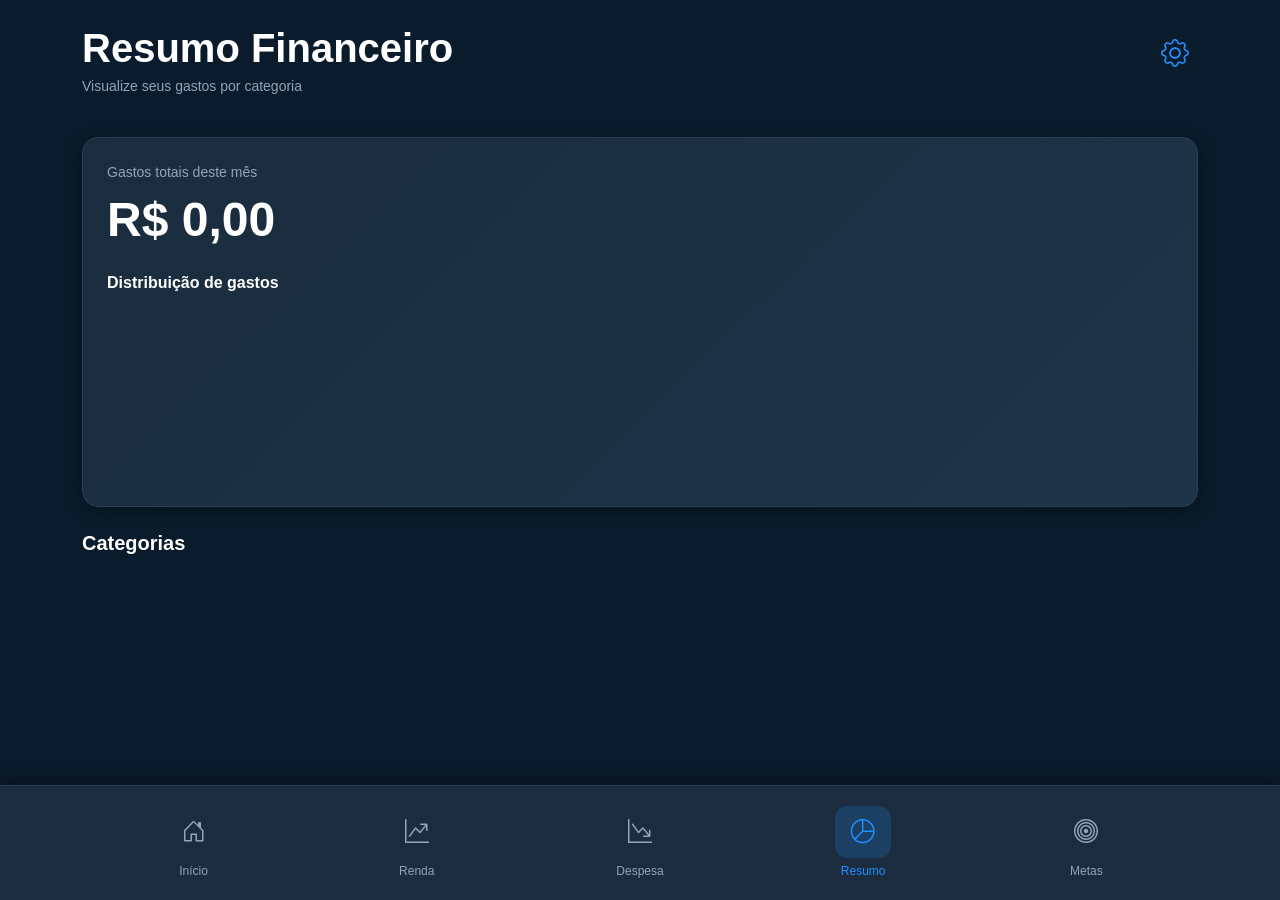
<file: pages/resumo.html>
<!DOCTYPE html>
<html lang="pt-BR">
<head>
    <meta charset="UTF-8">
    <meta name="viewport" content="width=device-width, initial-scale=1.0">
    <title>ControlCash - Resumo Financeiro</title>
    <link rel="icon" href="../images/ControlCash_logo.png" type="image/png">
    <link href="https://cdn.jsdelivr.net/npm/bootstrap@5.3.0/dist/css/bootstrap.min.css" rel="stylesheet">
    <link rel="stylesheet" href="https://cdn.jsdelivr.net/npm/bootstrap-icons@1.11.0/font/bootstrap-icons.css">
    <link rel="stylesheet" href="../css/style.css">
</head>
<body>
    <div class="container py-4">
        <div class="d-flex justify-content-between align-items-start mb-4">
            <div>
                <h1 class="display-6 fw-bold mb-1">Resumo Financeiro</h1>
                <p class="text-muted-custom small">Visualize seus gastos por categoria</p>
            </div>
            <a href="configuracoes.html" class="btn btn-link text-decoration-none p-2" style="color: var(--blue-primary);">
                <i class="bi bi-gear fs-3"></i>
            </a>
        </div>

        <div class="card-custom mb-4">
            <p class="text-muted-custom small mb-2">Gastos totais deste mês</p>
            <h2 class="display-5 fw-bold mb-4" id="totalExpenses">R$ 1.650,00</h2>

            <h3 class="h6 fw-semibold mb-3">Distribuição de gastos</h3>
            <div class="d-flex justify-content-center mb-4">
                <canvas id="pieChart"></canvas>
            </div>
        </div>

        <h3 class="h5 fw-semibold mb-3">Categorias</h3>
        <div id="categoryList">
            <!-- Categorias serão inseridas aqui via JavaScript -->
        </div>
    </div>

    <!-- Menu Inferior -->
    <nav class="navbar-bottom">
        <div class="container">
            <div class="row w-100 g-0">
                <div class="col">
                    <a href="dashboard.html" class="nav-link active">
                        <div class="nav-icon-wrapper">
                            <i class="bi bi-house-door"></i>
                        </div>
                        <span>Início</span>
                    </a>
                </div>
                <div class="col">
                    <a href="renda.html" class="nav-link">
                        <div class="nav-icon-wrapper">
                            <i class="bi bi-graph-up-arrow"></i>
                        </div>
                        <span>Renda</span>
                    </a>
                </div>
                <div class="col">
                    <a href="despesa.html" class="nav-link">
                        <div class="nav-icon-wrapper">
                            <i class="bi bi-graph-down-arrow"></i>
                        </div>
                        <span>Despesa</span>
                    </a>
                </div>
                <div class="col">
                    <a href="resumo.html" class="nav-link">
                        <div class="nav-icon-wrapper">
                            <i class="bi bi-pie-chart"></i>
                        </div>
                        <span>Resumo</span>
                    </a>
                </div>
                <div class="col">
                    <a href="metas.html" class="nav-link">
                        <div class="nav-icon-wrapper">
                            <i class="bi bi-bullseye"></i>
                        </div>
                        <span>Metas</span>
                    </a>
                </div>
            </div>
        </div>
    </nav>

    <script src="https://cdn.jsdelivr.net/npm/bootstrap@5.3.0/dist/js/bootstrap.bundle.min.js"></script>
    <script src="../js/script.js"></script>
</body>
</html>
</file>
<file: css/style.css>
:root {
  --bg-primary: #0A1B2B;
  --bg-secondary: #071523;
  --bg-card: #1a2c3d;
  --blue-primary: #1E90FF;
  --blue-light: #3CA3FF;
  --text-primary: #FFFFFF;
  --text-muted: #94a3b8;
  --border-color: #2d3e50;
  --success: #2ECC71;
  --warning: #F1C40F;
  --danger: #e74c3c;
  --info: #8A2CE2;
}

* {
  box-sizing: border-box;
}

body {
  background-color: var(--bg-primary);
  color: var(--text-primary);
  font-family: -apple-system, BlinkMacSystemFont, "Segoe UI", Roboto, "Helvetica Neue", Arial, sans-serif;
  min-height: 100vh;
  padding-bottom: 100px;
  margin: 0;
}

/* Parte inferior da navegação */
.navbar-bottom {
  position: fixed;
  bottom: 0;
  left: 0;
  right: 0;
  background-color: var(--bg-card);
  border-top: 1px solid var(--border-color);
  padding: 12px 0;
  z-index: 1000;
  box-shadow: 0 -4px 16px rgba(0, 0, 0, 0.3);
}

.navbar-bottom .nav-link {
  color: var(--text-muted);
  text-align: center;
  transition: all 0.3s;
  display: flex;
  flex-direction: column;
  align-items: center;
  gap: 4px;
  padding: 8px 12px;
  text-decoration: none;
}

.navbar-bottom .nav-link.active {
  color: var(--blue-primary);
}

.navbar-bottom .nav-link.active .nav-icon-wrapper {
  background-color: rgba(30, 144, 255, 0.2);
  border-radius: 12px;
}

.nav-icon-wrapper {
  padding: 8px 16px;
  border-radius: 12px;
  transition: all 0.3s;
}

.navbar-bottom .nav-link i {
  font-size: 24px;
}

.navbar-bottom .nav-link span {
  font-size: 12px;
  font-weight: 500;
}

/* Logo */
.logo-container {
  display: flex;
  justify-content: center;
  align-items: center;
  margin-bottom: 20px;
}

.logo-image {
  width: 200px;
  height: auto;
  display: block;
}

/* Cards */
.card-custom {
  background: linear-gradient(135deg, var(--bg-card) 0%, #1e3448 100%);
  border: 1px solid var(--border-color);
  border-radius: 16px;
  box-shadow: 0 4px 16px rgba(0, 0, 0, 0.3);
  padding: 24px;
}

.card-balance {
  background: linear-gradient(135deg, var(--blue-primary) 0%, var(--blue-light) 100%);
  border-radius: 20px;
  padding: 24px;
  box-shadow: 0 8px 32px rgba(30, 144, 255, 0.3);
  color: white;
}

/* Controles de formulário */
.form-control-custom {
  background-color: #1e3448 !important;
  border: 1px solid var(--border-color) !important;
  color: var(--text-primary) !important;
  height: 56px;
  border-radius: 12px !important;
  padding: 12px 16px;
  font-size: 16px;
}

.form-control-custom::placeholder {
  color: var(--text-muted) !important;
}

.form-control-custom:focus {
  background-color: #1e3448 !important;
  border-color: var(--blue-primary) !important;
  color: var(--text-primary) !important;
  box-shadow: 0 0 0 0.2rem rgba(30, 144, 255, 0.25) !important;
}

.form-select-custom {
  background-color: #1e3448 !important;
  border: 1px solid var(--border-color) !important;
  color: var(--text-primary) !important;
  height: 56px;
  border-radius: 12px !important;
  padding: 12px 16px;
}

.form-select-custom:focus {
  background-color: #1e3448 !important;
  border-color: var(--blue-primary) !important;
  color: var(--text-primary) !important;
  box-shadow: 0 0 0 0.2rem rgba(30, 144, 255, 0.25) !important;
}

.form-select-custom option {
  background-color: #1e3448;
  color: var(--text-primary);
}

/* Botões */
.btn-primary-custom {
  background: var(--blue-primary) !important;
  border: none !important;
  height: 56px;
  border-radius: 12px !important;
  font-size: 18px;
  font-weight: 600;
  color: white !important;
  box-shadow: 0 8px 32px rgba(30, 144, 255, 0.3);
  transition: all 0.3s;
  margin-bottom: 16px;
}

.btn-primary-custom:hover {
  background: var(--blue-light) !important;
  transform: translateY(-2px);
  box-shadow: 0 12px 40px rgba(30, 144, 255, 0.4);
}

.btn-outline-primary-custom {
  border: 2px solid var(--blue-primary) !important;
  color: var(--blue-primary) !important;
  background: rgba(30, 144, 255, 0.1) !important;
  border-radius: 10px !important;
  font-weight: 600;
  padding: 10px 20px;
  transition: all 0.3s;
}

.btn-outline-primary-custom:hover {
  background: rgba(30, 144, 255, 0.2) !important;
  border-color: var(--blue-light) !important;
  color: var(--blue-light) !important;
}

.btn-outline-secondary-custom {
  border: 2px solid var(--border-color) !important;
  color: var(--text-primary) !important;
  background: #1e3448 !important;
  border-radius: 10px !important;
  font-weight: 600;
  padding: 10px 20px;
  transition: all 0.3s;
}

.btn-outline-secondary-custom:hover {
  background: #2d3e50 !important;
  color: var(--text-primary) !important;
}

/* Ações rápidas */
.quick-action {
  background: var(--bg-card);
  border-radius: 16px;
  padding: 20px 12px;
  text-align: center;
  box-shadow: 0 4px 16px rgba(0, 0, 0, 0.3);
  transition: all 0.3s;
  text-decoration: none;
  display: block;
  color: var(--text-primary);
}

.quick-action:hover {
  box-shadow: 0 8px 32px rgba(30, 144, 255, 0.3);
  transform: translateY(-4px);
  color: var(--text-primary);
}

.quick-action i {
  font-size: 28px;
  margin-bottom: 8px;
}

.quick-action.income { color: var(--success); }
.quick-action.expense { color: var(--danger); }
.quick-action.summary { color: var(--warning); }
.quick-action.goals { color: var(--info); }

/* Troca de formulário */
.form-switch .form-check-input {
  width: 50px;
  height: 28px;
  background-color: var(--border-color);
  border: none;
  cursor: pointer;
}

.form-switch .form-check-input:checked {
  background-color: var(--blue-primary);
}

.form-switch .form-check-input:focus {
  box-shadow: 0 0 0 0.2rem rgba(30, 144, 255, 0.25);
}

/* Área de Upload */
.upload-area {
  border: 2px dashed var(--border-color);
  border-radius: 16px;
  padding: 48px;
  text-align: center;
  background: rgba(30, 52, 72, 0.5);
  cursor: pointer;
  transition: all 0.3s;
}

.upload-area:hover,
.upload-area.dragover {
  background: rgba(30, 52, 72, 0.8);
  border-color: var(--blue-primary);
}

/* Pré-visualização do recibo */
.receipt-preview-content {
  background: var(--bg-card);
  border: 1px solid var(--border-color);
  border-radius: 16px;
  padding: 16px;
  display: flex;
  flex-direction: column;
  align-items: center;
  gap: 12px;
}

.receipt-image-preview {
  max-width: 100%;
  max-height: 200px;
  border-radius: 12px;
  object-fit: contain;
}

.pdf-icon {
  width: 80px;
  height: 80px;
  background: rgba(231, 76, 60, 0.15);
  border-radius: 16px;
  display: flex;
  align-items: center;
  justify-content: center;
  color: var(--danger);
}

.receipt-info {
  display: flex;
  flex-direction: column;
  align-items: center;
  gap: 8px;
  width: 100%;
}

.receipt-name {
  color: var(--text-muted);
  font-size: 14px;
  max-width: 100%;
  overflow: hidden;
  text-overflow: ellipsis;
  white-space: nowrap;
}

/* Item de categoria */
.category-item {
  background: var(--bg-card);
  border-radius: 16px;
  padding: 16px;
  box-shadow: 0 4px 16px rgba(0, 0, 0, 0.3);
  margin-bottom: 16px;
}

/* Barras de progresso */
.progress-custom {
  height: 12px;
  background-color: #1e3448;
  border-radius: 10px;
  overflow: hidden;
}

.progress-bar-custom {
  height: 100%;
  border-radius: 10px;
  transition: width 0.3s;
}

/* Card de Meta */
.goal-card {
  background: var(--bg-card);
  border-radius: 20px;
  padding: 20px;
  box-shadow: 0 4px 16px rgba(0, 0, 0, 0.3);
  margin-bottom: 20px;
}

/* Labels */
label {
  color: var(--text-primary);
  font-weight: 500;
  margin-bottom: 8px;
}

.text-muted-custom {
  color: var(--text-muted) !important;
}

h1, h2, h3, h4, h5, h6 {
  color: var(--text-primary);
}

/* Página de configurações */
.settings-list {
  max-width: 800px;
  margin: 0 auto;
}

.icon-badge {
  width: 48px;
  height: 48px;
  border-radius: 50%;
  display: flex;
  align-items: center;
  justify-content: center;
}

.hover-card {
  transition: all 0.2s ease;
  cursor: pointer;
}

.hover-card:hover {
  transform: translateY(-2px);
  box-shadow: 0 8px 24px rgba(30, 144, 255, 0.2);
}

.form-check-input {
  width: 48px;
  height: 24px;
  cursor: pointer;
}

.form-check-input:checked {
  background-color: var(--blue-primary);
  border-color: var(--blue-primary);
}

.cursor-pointer {
  cursor: pointer;
}

/* Estilos dos Modais */
.modal-content {
  background-color: var(--bg-card) !important;
  border: 1px solid var(--border-color) !important;
  color: var(--text-primary);
}

.modal-header {
  border-bottom: 1px solid var(--border-color) !important;
}

.modal-footer {
  border-top: 1px solid var(--border-color) !important;
}

.modal-title {
  color: var(--text-primary);
}

.btn-close-white {
  filter: invert(1) grayscale(100%) brightness(200%);
}

/* Estilos de Toast */
.custom-toast {
  animation: slideIn 0.3s ease-out;
  border-radius: 12px !important;
  box-shadow: 0 8px 32px rgba(0, 0, 0, 0.4) !important;
  border: none !important;
  padding: 16px 24px !important;
  font-weight: 500;
}

.custom-toast.alert-success {
  background: linear-gradient(135deg, #2ECC71, #27ae60) !important;
  color: white !important;
}

.custom-toast.alert-danger {
  background: linear-gradient(135deg, #e74c3c, #c0392b) !important;
  color: white !important;
}

.custom-toast.alert-warning {
  background: linear-gradient(135deg, #F1C40F, #f39c12) !important;
  color: #1a1a1a !important;
}

@keyframes slideIn {
  from {
    opacity: 0;
    transform: translateX(-50%) translateY(-20px);
  }
  to {
    opacity: 1;
    transform: translateX(-50%) translateY(0);
  }
}

/* Modal de confirmação */
.confirm-overlay {
  position: fixed;
  top: 0;
  left: 0;
  right: 0;
  bottom: 0;
  background: rgba(0, 0, 0, 0.7);
  display: flex;
  align-items: center;
  justify-content: center;
  z-index: 10000;
  animation: fadeIn 0.2s ease-out;
}

.confirm-modal {
  background: linear-gradient(135deg, var(--bg-card) 0%, #1e3448 100%);
  border: 1px solid var(--border-color);
  border-radius: 20px;
  padding: 28px;
  max-width: 360px;
  width: 90%;
  text-align: center;
  box-shadow: 0 16px 64px rgba(0, 0, 0, 0.5);
  animation: scaleIn 0.2s ease-out;
}

.confirm-modal-icon {
  width: 64px;
  height: 64px;
  border-radius: 50%;
  background: rgba(231, 76, 60, 0.15);
  display: flex;
  align-items: center;
  justify-content: center;
  margin: 0 auto 20px;
}

.confirm-modal-icon i {
  font-size: 28px;
  color: var(--danger);
}

.confirm-modal h5 {
  margin-bottom: 10px;
  font-weight: 600;
}

.confirm-modal p {
  color: var(--text-muted);
  margin-bottom: 24px;
  font-size: 14px;
}

.confirm-modal-buttons {
  display: flex;
  gap: 12px;
}

.confirm-modal-buttons button {
  flex: 1;
  padding: 12px 20px;
  border-radius: 12px;
  font-weight: 600;
  transition: all 0.2s;
  border: none;
  cursor: pointer;
}

.confirm-btn-cancel {
  background: #1e3448;
  color: var(--text-primary);
  border: 1px solid var(--border-color) !important;
}

.confirm-btn-cancel:hover {
  background: #2d3e50;
}

.confirm-btn-delete {
  background: linear-gradient(135deg, #e74c3c, #c0392b);
  color: white;
}

.confirm-btn-delete:hover {
  background: linear-gradient(135deg, #c0392b, #a93226);
  transform: translateY(-2px);
}

@keyframes fadeIn {
  from { opacity: 0; }
  to { opacity: 1; }
}

@keyframes scaleIn {
  from { 
    opacity: 0; 
    transform: scale(0.9);
  }
  to { 
    opacity: 1; 
    transform: scale(1);
  }
}

/* Seletor de Emoji */
.emoji-picker {
  display: flex;
  flex-wrap: wrap;
  gap: 8px;
  padding: 12px;
  background: #1e3448;
  border-radius: 12px;
  border: 1px solid var(--border-color);
  max-height: 150px;
  overflow-y: auto;
}

.emoji-option {
  font-size: 24px;
  width: 42px;
  height: 42px;
  display: flex;
  align-items: center;
  justify-content: center;
  cursor: pointer;
  border-radius: 10px;
  transition: all 0.2s;
  background: transparent;
  border: 2px solid transparent;
}

.emoji-option:hover {
  background: rgba(30, 144, 255, 0.2);
  transform: scale(1.1);
}

.emoji-option.selected {
  background: rgba(30, 144, 255, 0.3);
  border-color: var(--blue-primary);
}

/* ESCONDER BARRA DE ROLAGEM */
body::-webkit-scrollbar {
  display: none;
}

/* ESTILOS RESPONSIVOS - PARA DISPOSITIVOS MÓVEIS */
/* Tablets e dispositivos médios (até 768px) */
@media (max-width: 768px) {
  body {
    padding-bottom: 90px;
  }

  .container {
    padding-left: 16px;
    padding-right: 16px;
    max-width: 100%;
  }

  /* Logo */
  .logo-circle {
    width: 80px;
    height: 80px;
  }

  .logo-circle span {
    font-size: 48px;
  }

  /* Cards */
  .card-custom {
    padding: 20px;
    border-radius: 14px;
  }

  .card-balance {
    padding: 20px;
    border-radius: 16px;
  }

  /* Controles de Formulário */
  .form-control-custom,
  .form-select-custom {
    height: 50px;
    font-size: 15px;
    padding: 10px 14px;
  }

  /* Botões */
  .btn-primary-custom {
    height: 50px;
    font-size: 16px;
  }

  /* Ações Rápidas */
  .quick-action {
    padding: 16px 10px;
    border-radius: 14px;
  }

  .quick-action i {
    font-size: 24px;
  }

  .quick-action span {
    font-size: 12px;
  }

  /* Parte inferior da navegação */
  .navbar-bottom {
    padding: 10px 0;
  }

  .navbar-bottom .nav-link i {
    font-size: 22px;
  }

  .navbar-bottom .nav-link span {
    font-size: 11px;
  }

  .nav-icon-wrapper {
    padding: 6px 14px;
  }

  /* Card de Meta */
  .goal-card {
    padding: 16px;
    border-radius: 16px;
  }

  /* Item de categoria */
  .category-item {
    padding: 14px;
    border-radius: 14px;
  }

  /* Área de upload */
  .upload-area {
    padding: 32px;
  }

  /* Configurações */
  .icon-badge {
    width: 42px;
    height: 42px;
  }

  /* Modal */
  .modal-dialog {
    margin: 16px;
  }

  .modal-content {
    border-radius: 16px !important;
  }

  /* Títulos */
  h1 { font-size: 1.75rem; }
  h2 { font-size: 1.5rem; }
  h3 { font-size: 1.25rem; }
  h4 { font-size: 1.1rem; }

  /* Contêiner de gráfico */
  .chart-container {
    overflow-x: hidden;
    -webkit-overflow-scrolling: touch;
    min-height: 200px;
  }
  
  .chart-container canvas {
    max-width: 100%;
  }
}

/* Celulares pequenos (até 480px) */
@media (max-width: 480px) {
  body {
    padding-bottom: 85px;
  }

  .container {
    padding-left: 12px;
    padding-right: 12px;
  }

  /* Logo */
  .logo-circle {
    width: 70px;
    height: 70px;
  }

  .logo-circle span {
    font-size: 42px;
  }

  /* Cards */
  .card-custom {
    padding: 16px;
    border-radius: 12px;
  }

  .card-balance {
    padding: 16px;
    border-radius: 14px;
  }

  .card-balance h2 {
    font-size: 1.75rem;
  }

  /* Controles de formulário */
  .form-control-custom,
  .form-select-custom {
    height: 48px;
    font-size: 14px;
    padding: 10px 12px;
    border-radius: 10px !important;
  }

  /* Botões */
  .btn-primary-custom {
    height: 48px;
    font-size: 15px;
    border-radius: 10px !important;
  }

  .btn-outline-primary-custom,
  .btn-outline-secondary-custom {
    padding: 8px 16px;
    font-size: 14px;
  }

  /* Ações rápidas - grade 2x2 em telas pequenas */
  .quick-action {
    padding: 14px 8px;
    border-radius: 12px;
  }

  .quick-action i {
    font-size: 22px;
    margin-bottom: 6px;
  }

  .quick-action span {
    font-size: 11px;
  }

  /* Contêiner gráfico móvel */
  .chart-container {
    min-height: 180px;
    padding: 0;
  }
  
  .card-custom h3 {
    font-size: 0.95rem;
    margin-bottom: 12px !important;
  }

  /* Parte inferior da navegação */
  .navbar-bottom {
    padding: 8px 0;
  }

  .navbar-bottom .nav-link {
    padding: 6px 8px;
    gap: 2px;
  }

  .navbar-bottom .nav-link i {
    font-size: 20px;
  }

  .navbar-bottom .nav-link span {
    font-size: 10px;
  }

  .nav-icon-wrapper {
    padding: 5px 12px;
    border-radius: 10px;
  }

  /* Card de Meta */
  .goal-card {
    padding: 14px;
    border-radius: 14px;
    margin-bottom: 16px;
  }

  /* Item de categoria */
  .category-item {
    padding: 12px;
    border-radius: 12px;
    margin-bottom: 12px;
  }

  /* Barras de progresso */
  .progress-custom {
    height: 10px;
  }

  /* Área de upload */
  .upload-area {
    padding: 24px;
    border-radius: 12px;
  }

  .upload-area i {
    font-size: 32px;
  }

  /* Configurações */
  .icon-badge {
    width: 38px;
    height: 38px;
  }

  .settings-list .card-custom {
    padding: 14px;
  }

  /* Troca de formulário */
  .form-switch .form-check-input {
    width: 44px;
    height: 24px;
  }

  .form-check-input {
    width: 44px;
    height: 22px;
  }

  /* Modal */
  .modal-dialog {
    margin: 12px;
  }

  .modal-content {
    border-radius: 14px !important;
  }

  .modal-header,
  .modal-body,
  .modal-footer {
    padding: 14px;
  }

  /* Títulos */
  h1 { font-size: 1.5rem; }
  h2 { font-size: 1.35rem; }
  h3 { font-size: 1.15rem; }
  h4 { font-size: 1rem; }

  /* Tabelas */
  .table {
    font-size: 13px;
  }

  .table th,
  .table td {
    padding: 10px 8px;
  }

  /* Listas */
  .list-group-item {
    padding: 12px;
  }

  /* Gráficos */
  canvas {
    max-height: 250px;
  }

  /* Seletor de Emoji Móvel */
  .emoji-picker {
    max-height: 120px;
  }

  .emoji-option {
    font-size: 20px;
    width: 36px;
    height: 36px;
  }

  /* Confirmar Modal */
  .confirm-modal {
    padding: 24px 20px;
  }

  .confirm-modal-icon {
    width: 56px;
    height: 56px;
  }

  .confirm-modal-icon i {
    font-size: 24px;
  }
}

/* Celulares muito pequenos (até 360px) */
@media (max-width: 360px) {
  body {
    padding-bottom: 80px;
  }

  .container {
    padding-left: 10px;
    padding-right: 10px;
  }

  /* Logo */
  .logo-circle {
    width: 60px;
    height: 60px;
  }

  .logo-circle span {
    font-size: 36px;
  }

  /* Cards */
  .card-custom,
  .card-balance {
    padding: 14px;
    border-radius: 10px;
  }

  .card-balance h2 {
    font-size: 1.5rem;
  }

  /* Controles de formulário */
  .form-control-custom,
  .form-select-custom {
    height: 44px;
    font-size: 13px;
  }

  /* Botões */
  .btn-primary-custom {
    height: 44px;
    font-size: 14px;
  }

  .btn-outline-primary-custom,
  .btn-outline-secondary-custom {
    padding: 6px 12px;
    font-size: 13px;
  }

  /* Ações rápidas */
  .quick-action {
    padding: 12px 6px;
  }

  .quick-action i {
    font-size: 20px;
  }

  .quick-action span {
    font-size: 10px;
  }

  /* Parte inferior da navegação */
  .navbar-bottom .nav-link i {
    font-size: 18px;
  }

  .navbar-bottom .nav-link span {
    font-size: 9px;
  }

  .nav-icon-wrapper {
    padding: 4px 10px;
    border-radius: 8px;
  }

  /* Card de Meta */
  .goal-card {
    padding: 12px;
  }

  /* Headings */
  h1 { font-size: 1.35rem; }
  h2 { font-size: 1.2rem; }
  h3 { font-size: 1.05rem; }

  /* Gráficos */
  canvas {
    max-height: 200px;
  }

  /* Seletor de Emoji */
  .emoji-picker {
    max-height: 100px;
    gap: 6px;
  }

  .emoji-option {
    font-size: 18px;
    width: 32px;
    height: 32px;
  }
}

/* Ajustes para landscape em mobile */
@media (max-height: 500px) and (orientation: landscape) {
  body {
    padding-bottom: 70px;
  }

  .navbar-bottom {
    padding: 6px 0;
  }

  .navbar-bottom .nav-link {
    padding: 4px 8px;
  }

  .navbar-bottom .nav-link i {
    font-size: 18px;
  }

  .navbar-bottom .nav-link span {
    font-size: 9px;
  }

  .nav-icon-wrapper {
    padding: 4px 10px;
  }

  .logo-circle {
    width: 60px;
    height: 60px;
  }

  .logo-circle span {
    font-size: 36px;
  }
}

/* Ajustes intuitivos por toque */
@media (hover: none) and (pointer: coarse) {
  .quick-action:hover,
  .hover-card:hover {
    transform: none;
  }

  .quick-action:active,
  .hover-card:active {
    transform: scale(0.98);
    opacity: 0.9;
  }

  .btn-primary-custom:hover {
    transform: none;
  }

  .btn-primary-custom:active {
    transform: scale(0.98);
  }
}
</file>
